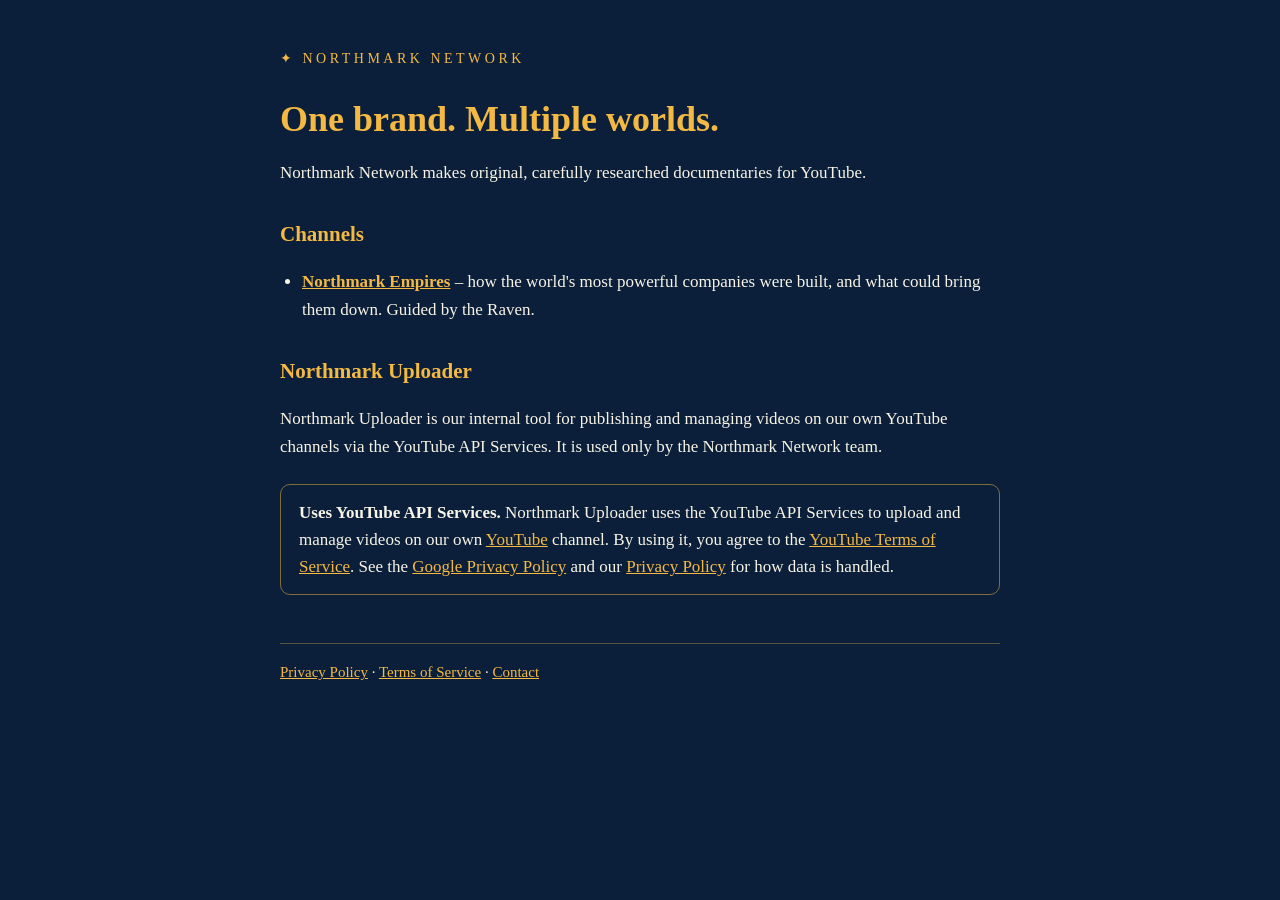
<file: index.html>
<!doctype html>
<html lang="en">
<head>
<meta charset="utf-8">
<meta name="viewport" content="width=device-width, initial-scale=1">
<meta name="google-site-verification" content="ROjhRpJesRsGY3719Usaka-I0haFsSdfmlrcoHA43aM" />
<title>Northmark Network</title>
<link rel="stylesheet" href="style.css">
</head>
<body>
<main>
  <p class="brand">✦ NORTHMARK NETWORK</p>
  <h1>One brand. Multiple worlds.</h1>
  <p>Northmark Network makes original, carefully researched documentaries for YouTube.</p>

  <h2>Channels</h2>
  <ul>
    <li><a href="https://www.youtube.com/@northmarkempires"><strong>Northmark Empires</strong></a> – how the world's most powerful
      companies were built, and what could bring them down. Guided by the Raven.</li>
  </ul>

  <h2>Northmark Uploader</h2>
  <p>Northmark Uploader is our internal tool for publishing and managing videos on our own YouTube channels
  via the YouTube API Services. It is used only by the Northmark Network team.</p>
  <div class="yt">
    <p><strong>Uses YouTube API Services.</strong> Northmark Uploader uses the YouTube API Services to upload and manage videos on our own
    <a href="https://www.youtube.com/@northmarkempires">YouTube</a> channel. By using it, you agree to the
    <a href="https://www.youtube.com/t/terms">YouTube Terms of Service</a>. See the
    <a href="https://policies.google.com/privacy">Google Privacy Policy</a> and our
    <a href="privacy.html">Privacy Policy</a> for how data is handled.</p>
  </div>

  <p class="foot"><a href="privacy.html">Privacy Policy</a> · <a href="terms.html">Terms of Service</a> ·
    <a href="mailto:theorynetwork.official@gmail.com">Contact</a></p>
</main>
</body>
</html>
</file>
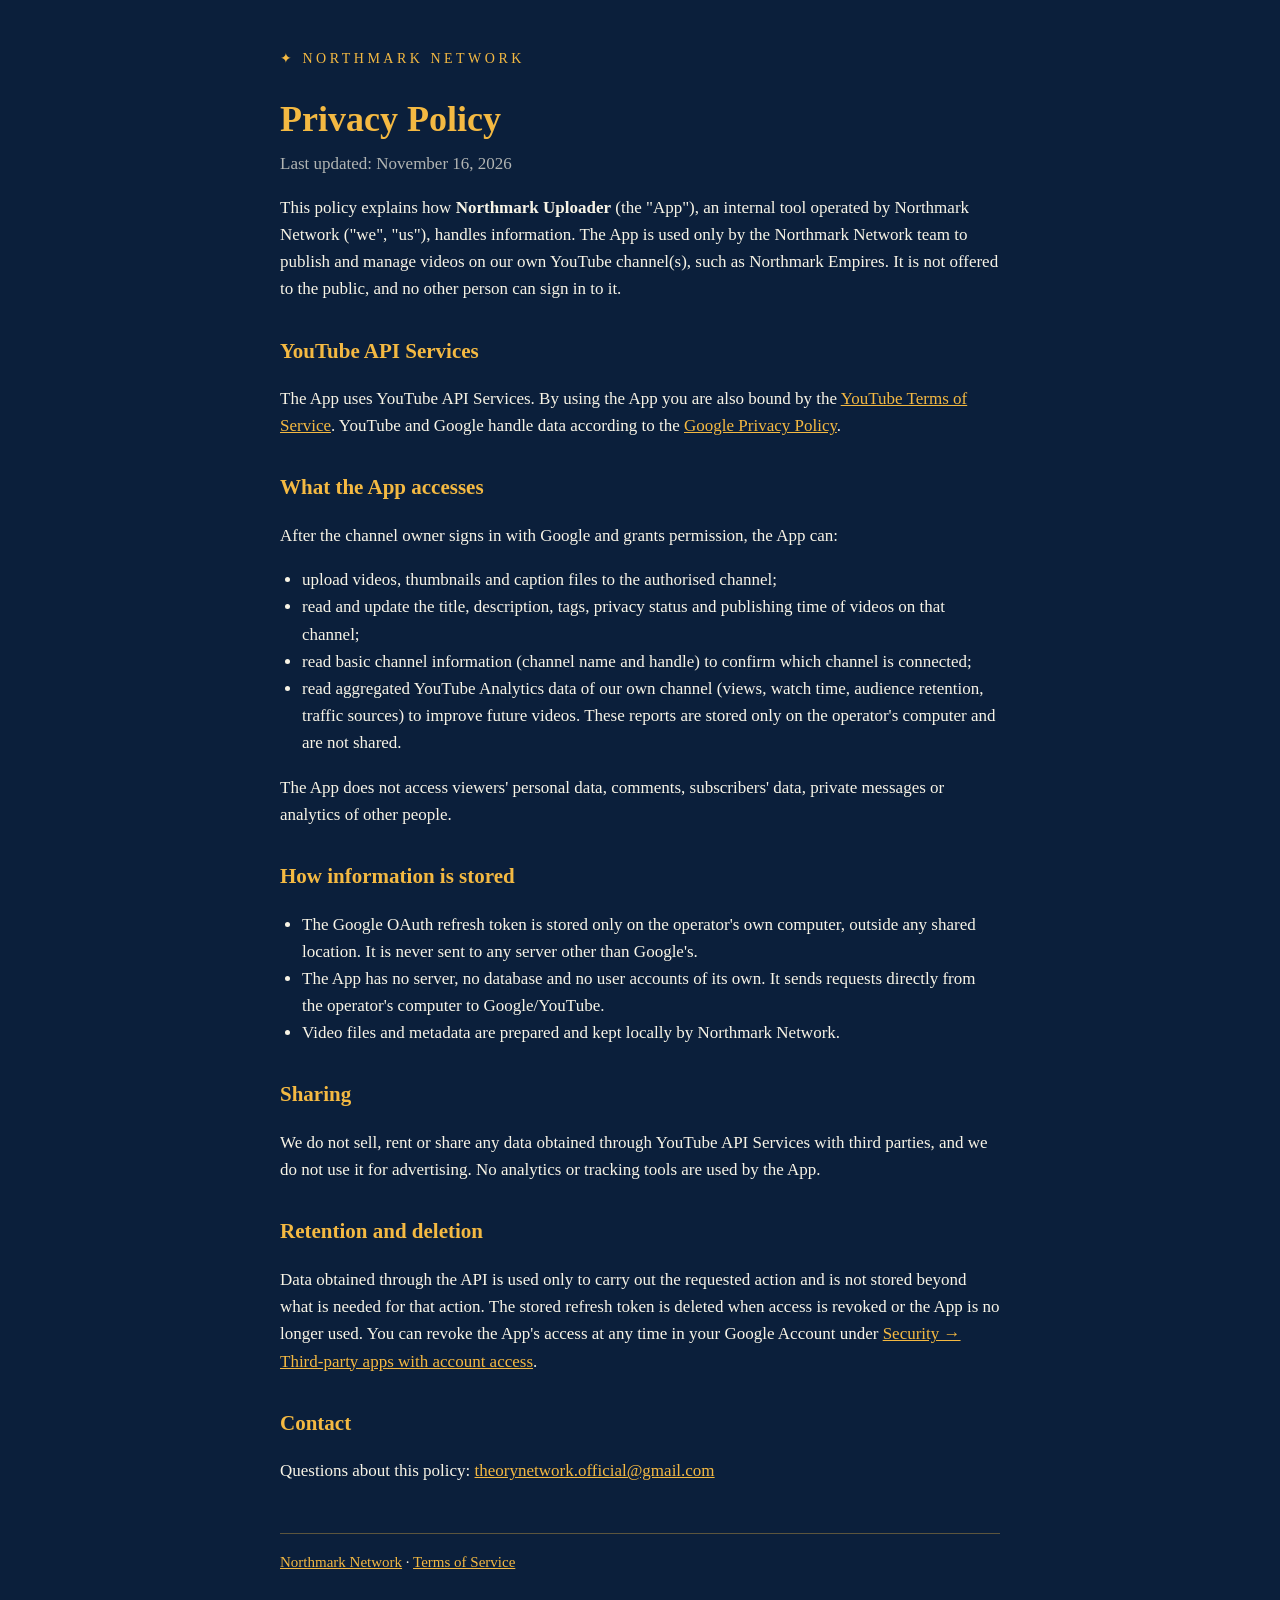
<file: privacy.html>
<!doctype html>
<html lang="en">
<head>
<meta charset="utf-8">
<meta name="viewport" content="width=device-width, initial-scale=1">
<title>Privacy Policy – Northmark Network</title>
<link rel="stylesheet" href="style.css">
</head>
<body>
<main>
  <p class="brand">✦ NORTHMARK NETWORK</p>
  <h1>Privacy Policy</h1>
  <p class="meta">Last updated: November 16, 2026</p>

  <p>This policy explains how <strong>Northmark Uploader</strong> (the "App"), an internal tool operated by
  Northmark Network ("we", "us"), handles information. The App is used only by the Northmark Network team to
  publish and manage videos on our own YouTube channel(s), such as Northmark Empires. It is not offered to the public,
  and no other person can sign in to it.</p>

  <h2>YouTube API Services</h2>
  <p>The App uses YouTube API Services. By using the App you are also bound by the
  <a href="https://www.youtube.com/t/terms">YouTube Terms of Service</a>. YouTube and Google handle data according to the
  <a href="https://policies.google.com/privacy">Google Privacy Policy</a>.</p>

  <h2>What the App accesses</h2>
  <p>After the channel owner signs in with Google and grants permission, the App can:</p>
  <ul>
    <li>upload videos, thumbnails and caption files to the authorised channel;</li>
    <li>read and update the title, description, tags, privacy status and publishing time of videos on that channel;</li>
    <li>read basic channel information (channel name and handle) to confirm which channel is connected;</li>
    <li>read aggregated YouTube Analytics data of our own channel (views, watch time, audience retention, traffic sources) to improve future videos. These reports are stored only on the operator's computer and are not shared.</li>
  </ul>
  <p>The App does not access viewers' personal data, comments, subscribers' data, private messages or analytics of other people.</p>

  <h2>How information is stored</h2>
  <ul>
    <li>The Google OAuth refresh token is stored only on the operator's own computer, outside any shared location.
      It is never sent to any server other than Google's.</li>
    <li>The App has no server, no database and no user accounts of its own. It sends requests directly from the
      operator's computer to Google/YouTube.</li>
    <li>Video files and metadata are prepared and kept locally by Northmark Network.</li>
  </ul>

  <h2>Sharing</h2>
  <p>We do not sell, rent or share any data obtained through YouTube API Services with third parties, and we do not use
  it for advertising. No analytics or tracking tools are used by the App.</p>

  <h2>Retention and deletion</h2>
  <p>Data obtained through the API is used only to carry out the requested action and is not stored beyond what is needed
  for that action. The stored refresh token is deleted when access is revoked or the App is no longer used.
  You can revoke the App's access at any time in your Google Account under
  <a href="https://myaccount.google.com/permissions">Security → Third-party apps with account access</a>.</p>

  <h2>Contact</h2>
  <p>Questions about this policy: <a href="mailto:theorynetwork.official@gmail.com">theorynetwork.official@gmail.com</a></p>

  <p class="foot"><a href="index.html">Northmark Network</a> · <a href="terms.html">Terms of Service</a></p>
</main>
</body>
</html>
</file>
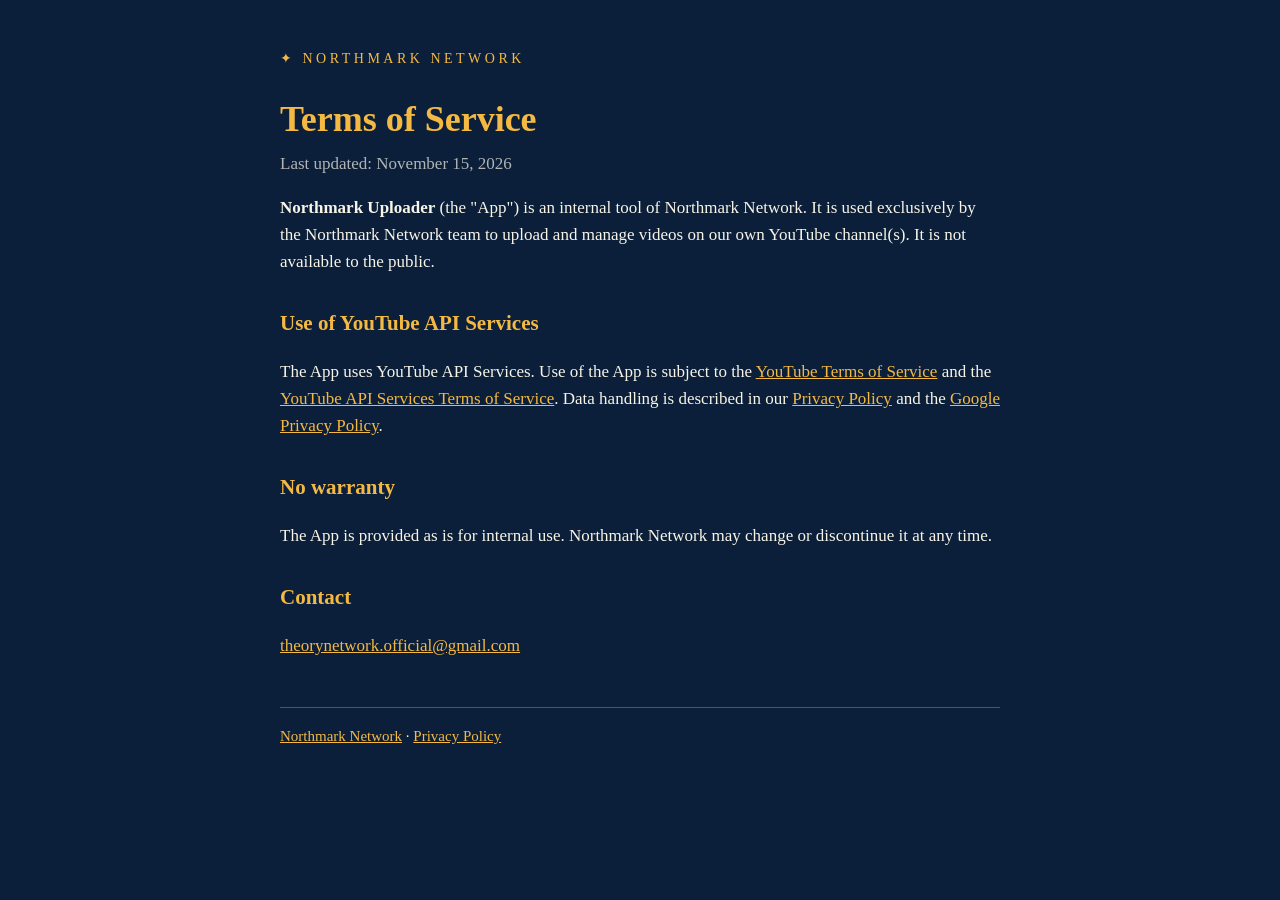
<file: terms.html>
<!doctype html>
<html lang="en">
<head>
<meta charset="utf-8">
<meta name="viewport" content="width=device-width, initial-scale=1">
<title>Terms of Service – Northmark Network</title>
<link rel="stylesheet" href="style.css">
</head>
<body>
<main>
  <p class="brand">✦ NORTHMARK NETWORK</p>
  <h1>Terms of Service</h1>
  <p class="meta">Last updated: November 15, 2026</p>

  <p><strong>Northmark Uploader</strong> (the "App") is an internal tool of Northmark Network. It is used exclusively by
  the Northmark Network team to upload and manage videos on our own YouTube channel(s). It is not available to the public.</p>

  <h2>Use of YouTube API Services</h2>
  <p>The App uses YouTube API Services. Use of the App is subject to the
  <a href="https://www.youtube.com/t/terms">YouTube Terms of Service</a> and the
  <a href="https://developers.google.com/youtube/terms/api-services-terms-of-service">YouTube API Services Terms of Service</a>.
  Data handling is described in our <a href="privacy.html">Privacy Policy</a> and the
  <a href="https://policies.google.com/privacy">Google Privacy Policy</a>.</p>

  <h2>No warranty</h2>
  <p>The App is provided as is for internal use. Northmark Network may change or discontinue it at any time.</p>

  <h2>Contact</h2>
  <p><a href="mailto:theorynetwork.official@gmail.com">theorynetwork.official@gmail.com</a></p>

  <p class="foot"><a href="index.html">Northmark Network</a> · <a href="privacy.html">Privacy Policy</a></p>
</main>
</body>
</html>
</file>
<file: style.css>
:root { --navy: #0B1F3B; --gold: #F4B942; --cream: #F8F4E6; }
* { box-sizing: border-box; }
body { margin: 0; background: var(--navy); color: var(--cream); font: 17px/1.6 Georgia, "Times New Roman", serif; }
main { max-width: 760px; margin: 0 auto; padding: 48px 20px 64px; }
.brand { color: var(--gold); letter-spacing: 0.25em; font-size: 14px; margin: 0 0 28px; }
h1 { color: var(--gold); font-size: 36px; line-height: 1.2; margin: 0 0 8px; }
h2 { color: var(--gold); font-size: 21px; margin: 32px 0 8px; }
.meta { opacity: 0.7; margin-top: 0; }
a { color: var(--gold); }
ul { padding-left: 22px; }
.yt { margin-top: 24px; padding: 14px 18px; border: 1px solid rgba(244, 185, 66, 0.5); border-radius: 10px; }
.yt p { margin: 0; }
.foot { margin-top: 48px; padding-top: 16px; border-top: 1px solid rgba(244, 185, 66, 0.35); font-size: 15px; }
</file>
